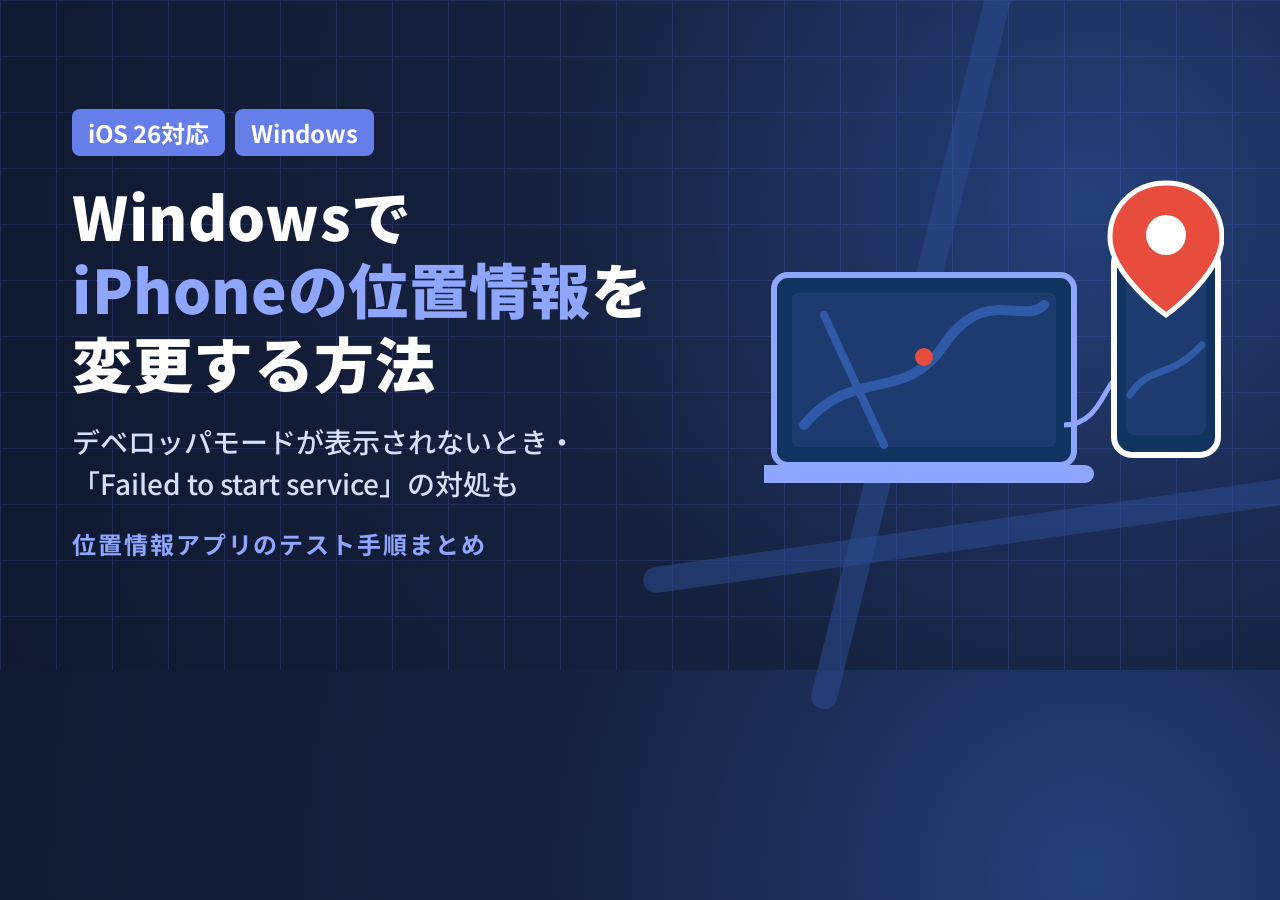
<file: tools/note_images/free.html>
<!doctype html><html><head><meta charset="utf-8"><link rel="stylesheet" href="base.css"></head><body>
<div class="grid"></div>
<div class="road" style="left:640px;top:520px;width:700px;height:26px;transform:rotate(-8deg)"></div>
<div class="road" style="left:900px;top:-40px;width:26px;height:760px;transform:rotate(14deg)"></div>
<svg class="art" viewBox="0 0 460 420" style="position:absolute;right:56px;top:125px;width:460px;height:420px">
  <!-- laptop -->
  <rect x="10" y="150" width="300" height="190" rx="14" fill="#0f3460" stroke="#8fa6ff" stroke-width="6"/>
  <rect x="28" y="168" width="264" height="154" rx="6" fill="#1d3b6e"/>
  <path d="M40 300 C90 240 140 280 180 220 S260 200 280 180" stroke="#2f5aa8" stroke-width="10" fill="none" stroke-linecap="round"/>
  <path d="M60 190 L120 320" stroke="#2f5aa8" stroke-width="8" stroke-linecap="round"/>
  <circle cx="160" cy="232" r="9" fill="#e74c3c"/>
  <rect x="-10" y="340" width="340" height="18" rx="9" fill="#8fa6ff"/>
  <!-- cable -->
  <path d="M300 300 C340 300 340 250 360 250" stroke="#8fa6ff" stroke-width="5" fill="none"/>
  <!-- phone (generic) -->
  <rect x="350" y="120" width="104" height="210" rx="18" fill="#0f3460" stroke="#ffffff" stroke-width="6"/>
  <rect x="362" y="140" width="80" height="170" rx="8" fill="#1d3b6e"/>
  <path d="M366 270 C385 240 405 255 438 220" stroke="#2f5aa8" stroke-width="7" fill="none" stroke-linecap="round"/>
  <!-- big pin -->
  <g transform="translate(402 150)">
    <path d="M0 -92 C-34 -92 -56 -66 -56 -38 C-56 0 0 40 0 40 C0 40 56 0 56 -38 C56 -66 34 -92 0 -92 Z" fill="#e74c3c" stroke="#fff" stroke-width="5"/>
    <circle cx="0" cy="-40" r="20" fill="#fff"/>
  </g>
</svg>

<div class="text"><div class="badge"><span class="">iOS 26対応</span><span class="">Windows</span></div><h1>Windowsで<br><em>iPhoneの位置情報</em>を<br>変更する方法</h1><div class="sub">デベロッパモードが表示されないとき・<br>「Failed to start service」の対処も</div><div class="brand">位置情報アプリのテスト手順まとめ</div></div>
</body></html>
</file>
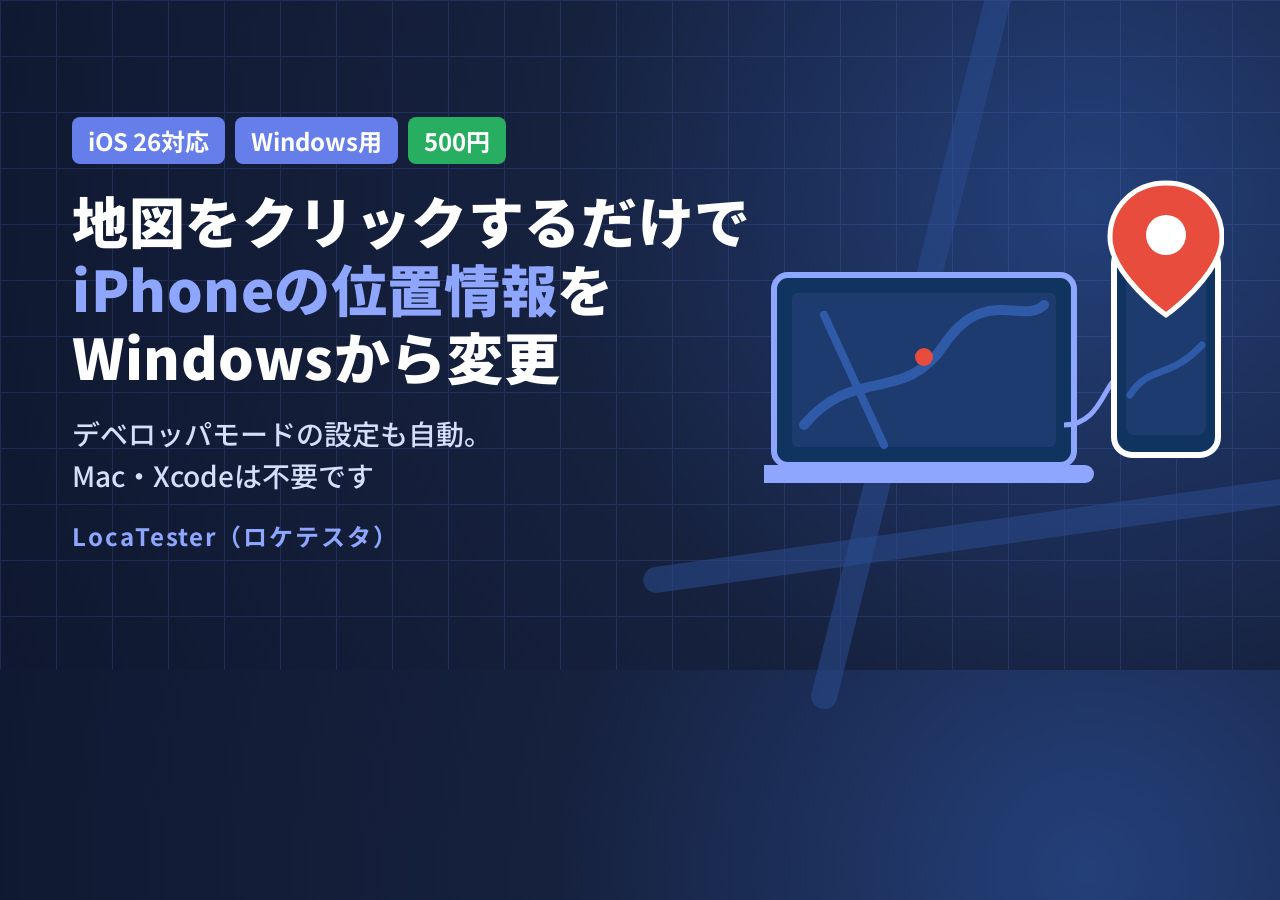
<file: tools/note_images/paid.html>
<!doctype html><html><head><meta charset="utf-8"><link rel="stylesheet" href="base.css"></head><body>
<div class="grid"></div>
<div class="road" style="left:640px;top:520px;width:700px;height:26px;transform:rotate(-8deg)"></div>
<div class="road" style="left:900px;top:-40px;width:26px;height:760px;transform:rotate(14deg)"></div>
<svg class="art" viewBox="0 0 460 420" style="position:absolute;right:56px;top:125px;width:460px;height:420px">
  <!-- laptop -->
  <rect x="10" y="150" width="300" height="190" rx="14" fill="#0f3460" stroke="#8fa6ff" stroke-width="6"/>
  <rect x="28" y="168" width="264" height="154" rx="6" fill="#1d3b6e"/>
  <path d="M40 300 C90 240 140 280 180 220 S260 200 280 180" stroke="#2f5aa8" stroke-width="10" fill="none" stroke-linecap="round"/>
  <path d="M60 190 L120 320" stroke="#2f5aa8" stroke-width="8" stroke-linecap="round"/>
  <circle cx="160" cy="232" r="9" fill="#e74c3c"/>
  <rect x="-10" y="340" width="340" height="18" rx="9" fill="#8fa6ff"/>
  <!-- cable -->
  <path d="M300 300 C340 300 340 250 360 250" stroke="#8fa6ff" stroke-width="5" fill="none"/>
  <!-- phone (generic) -->
  <rect x="350" y="120" width="104" height="210" rx="18" fill="#0f3460" stroke="#ffffff" stroke-width="6"/>
  <rect x="362" y="140" width="80" height="170" rx="8" fill="#1d3b6e"/>
  <path d="M366 270 C385 240 405 255 438 220" stroke="#2f5aa8" stroke-width="7" fill="none" stroke-linecap="round"/>
  <!-- big pin -->
  <g transform="translate(402 150)">
    <path d="M0 -92 C-34 -92 -56 -66 -56 -38 C-56 0 0 40 0 40 C0 40 56 0 56 -38 C56 -66 34 -92 0 -92 Z" fill="#e74c3c" stroke="#fff" stroke-width="5"/>
    <circle cx="0" cy="-40" r="20" fill="#fff"/>
  </g>
</svg>

<div class="text"><div class="badge"><span class="">iOS 26対応</span><span class="">Windows用</span><span class="g">500円</span></div><h1 style="font-size:56px">地図をクリックするだけで<br><em>iPhoneの位置情報</em>を<br>Windowsから変更</h1><div class="sub">デベロッパモードの設定も自動。<br>Mac・Xcodeは不要です</div><div class="brand">LocaTester（ロケテスタ）</div></div>
</body></html>
</file>
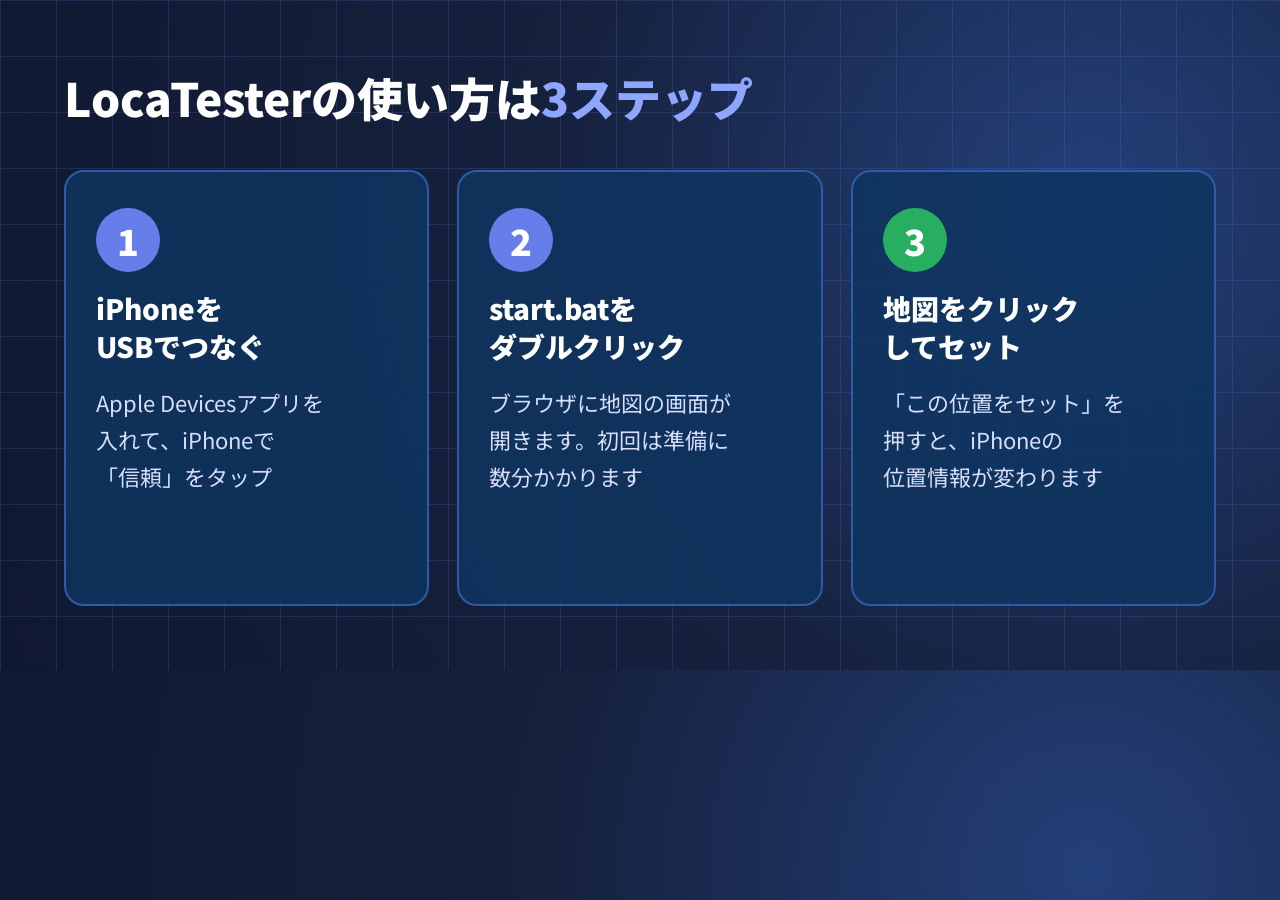
<file: tools/note_images/steps.html>
<!doctype html><html><head><meta charset="utf-8"><link rel="stylesheet" href="base.css">
<style>
body{height:670px}
.wrap{position:absolute;inset:0;padding:64px 64px;display:flex;flex-direction:column;gap:40px}
h2{font-size:46px;font-weight:900} h2 em{font-style:normal;color:#8fa6ff}
.row{display:flex;gap:28px;flex:1}
.card{flex:1;background:rgba(15,52,96,.85);border:2px solid #2f5aa8;border-radius:20px;padding:36px 30px;display:flex;flex-direction:column;gap:18px}
.num{width:64px;height:64px;border-radius:50%;background:#667eea;font-size:36px;font-weight:900;display:flex;align-items:center;justify-content:center}
.card:last-child .num{background:#27ae60}
.t{font-size:28px;font-weight:900;line-height:1.35}
.d{font-size:22px;color:#d6defa;line-height:1.7;white-space:nowrap}
</style></head><body><div class="grid"></div>
<div class="wrap"><h2>LocaTesterの使い方は<em>3ステップ</em></h2><div class="row"><div class="card"><div class="num">1</div><div class="t">iPhoneを<br>USBでつなぐ</div><div class="d">Apple Devicesアプリを<br>入れて、iPhoneで<br>「信頼」をタップ</div></div><div class="card"><div class="num">2</div><div class="t">start.batを<br>ダブルクリック</div><div class="d">ブラウザに地図の画面が<br>開きます。初回は準備に<br>数分かかります</div></div><div class="card"><div class="num">3</div><div class="t">地図をクリック<br>してセット</div><div class="d">「この位置をセット」を<br>押すと、iPhoneの<br>位置情報が変わります</div></div></div></div></body></html>
</file>
<file: tools/note_images/base.css>
@import url('https://fonts.googleapis.com/css2?family=Noto+Sans+JP:wght@500;700;900&display=block');
*{box-sizing:border-box;margin:0;padding:0}
body{width:1280px;height:670px;overflow:hidden;font-family:'Noto Sans JP','IPAGothic',sans-serif;color:#fff;
 background:radial-gradient(circle at 85% 30%,#24407a 0,#16213e 45%,#0f1830 100%);position:relative}
.grid{position:absolute;inset:0;opacity:.18;
 background-image:linear-gradient(#667eea 1px,transparent 1px),linear-gradient(90deg,#667eea 1px,transparent 1px);background-size:56px 56px}
.road{position:absolute;border-radius:20px;background:#2b4c8f;opacity:.55}
.text{position:absolute;left:72px;top:0;bottom:0;width:700px;display:flex;flex-direction:column;justify-content:center;gap:22px}
.badge{display:inline-flex;gap:10px}
.badge span{background:#667eea;font-weight:700;font-size:24px;padding:6px 16px;border-radius:8px}
.badge span.g{background:#27ae60}
h1{font-weight:900;font-size:60px;line-height:1.22;letter-spacing:.01em}
h1 em{font-style:normal;color:#8fa6ff}
.sub{font-size:28px;font-weight:500;color:#d6defa;line-height:1.5}
.brand{font-size:24px;color:#8fa6ff;font-weight:700;letter-spacing:.08em}
</file>
